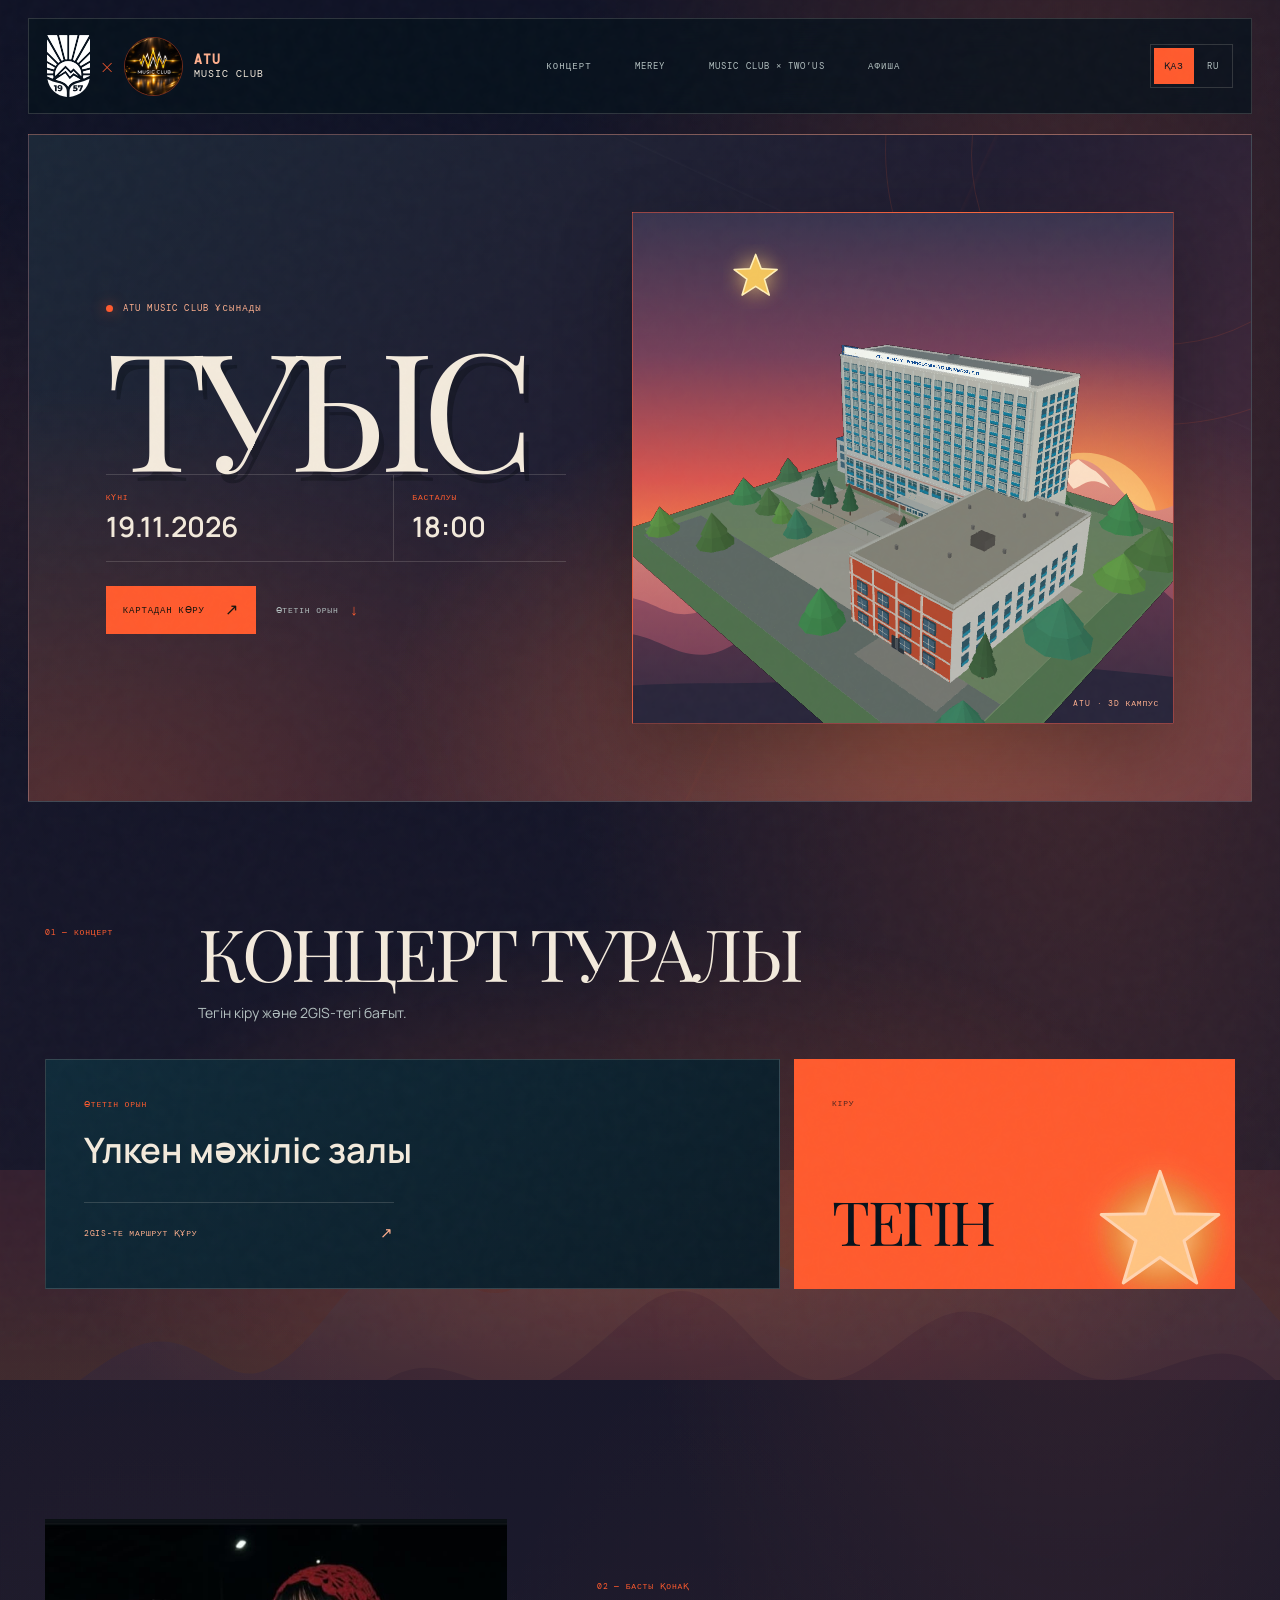
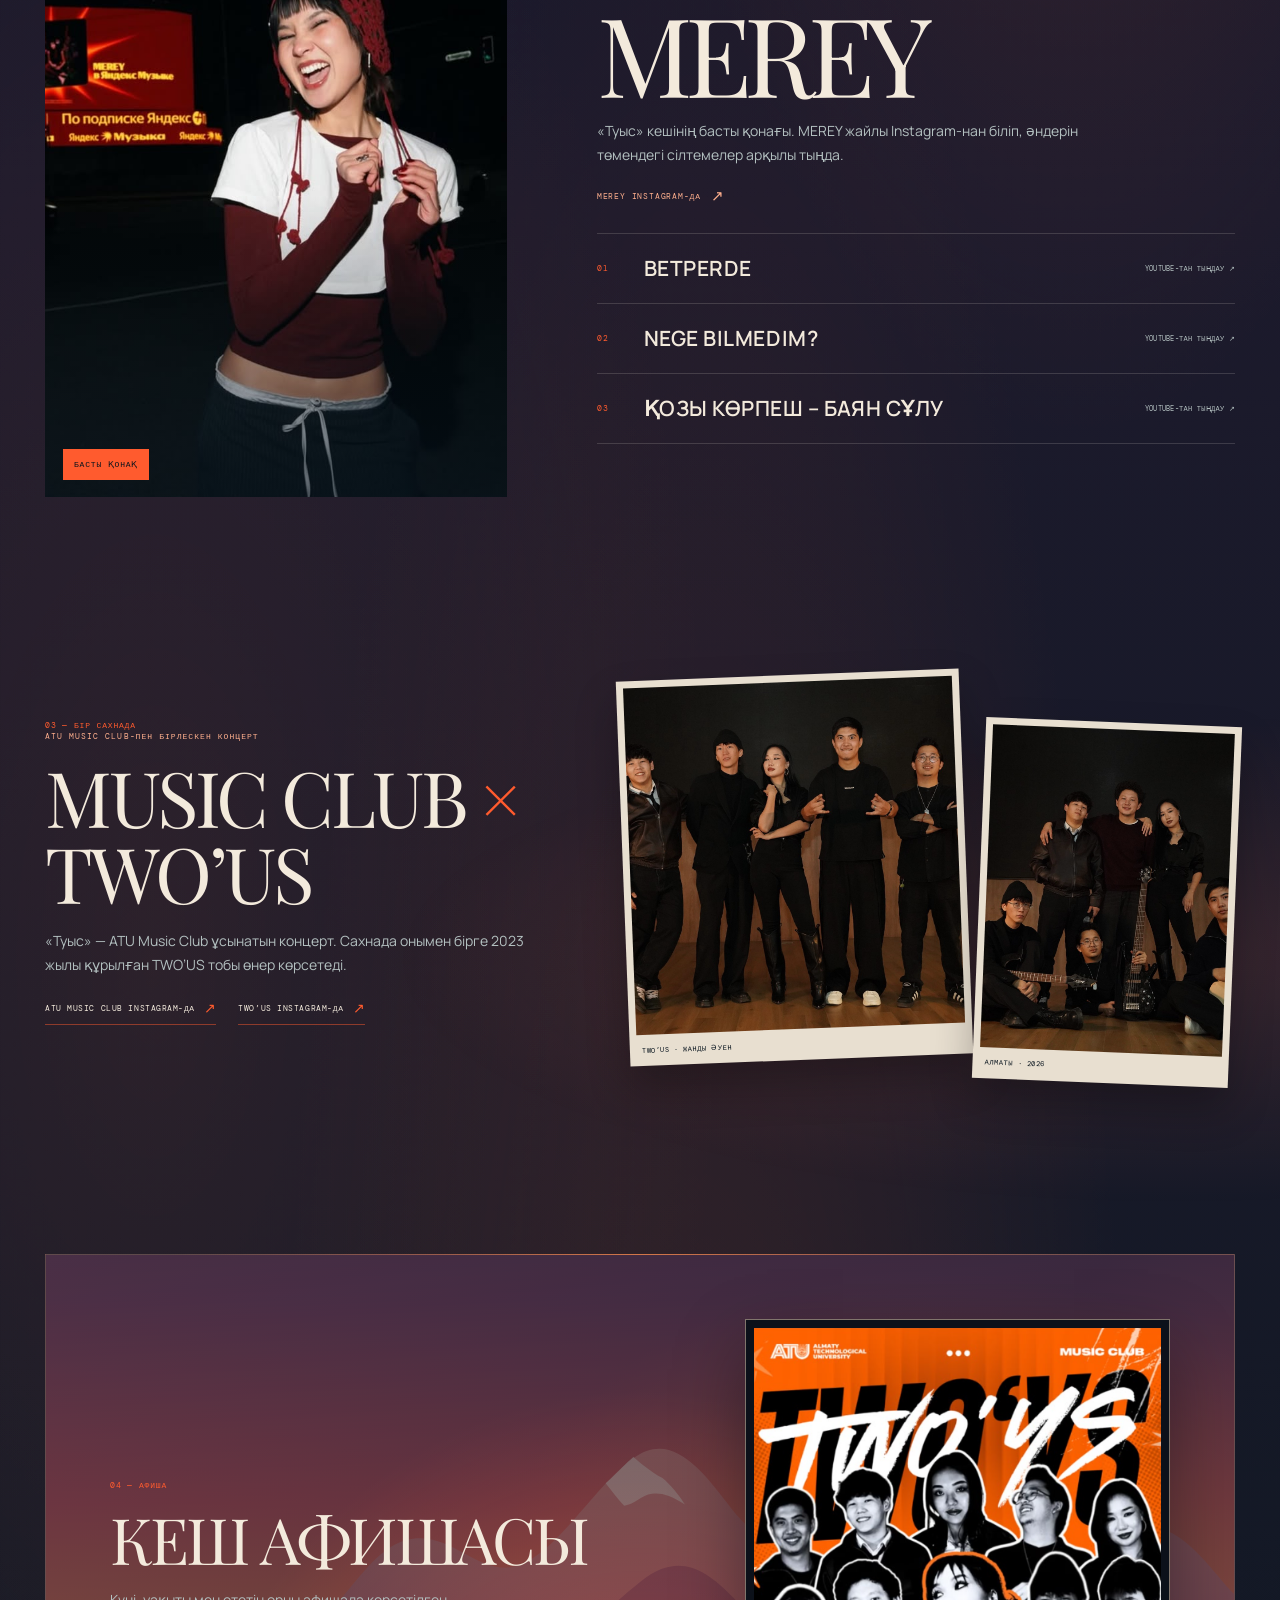
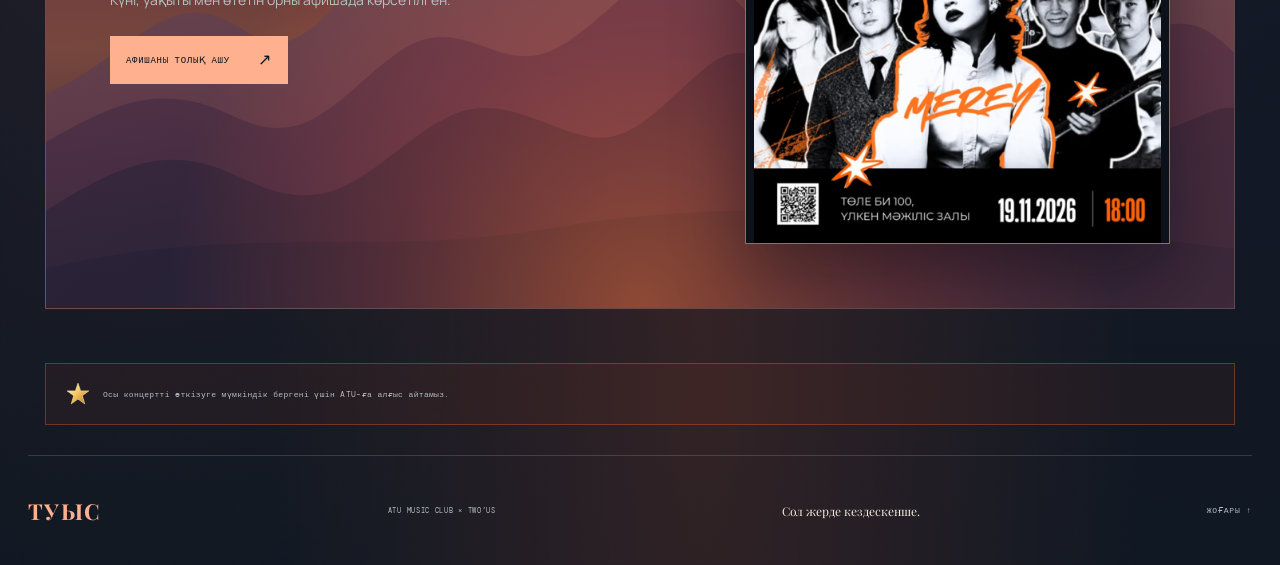
<file: index.html>
<!doctype html>
<html lang="kk">
<head>
  <meta charset="utf-8">
  <meta name="viewport" content="width=device-width, initial-scale=1">
  <meta name="theme-color" content="#19192a">
  <meta name="description" content="ATU Music Club Алматыда «ТУЫС» концертін ұсынады. TWO’US пен MEREY 19.11.2026 сағат 18:00-де өнер көрсетеді. Кіру тегін.">
  <title>ATU Music Club — ТУЫС, Алматыда</title>
  <meta property="og:type" content="website">
  <meta property="og:locale" content="kk_KZ">
  <meta property="og:site_name" content="ATU Music Club · ТУЫС">
  <meta property="og:title" content="ATU Music Club — ТУЫС">
  <meta property="og:description" content="19.11.2026, сағат 18:00. Үлкен мәжіліс залы, Алматы. Кіру тегін.">
  <meta property="og:url" content="https://kaimo-ki.github.io/almaty-rock-invite/">
  <meta property="og:image" content="https://kaimo-ki.github.io/almaty-rock-invite/assets/tuis-event-poster-2026-11-19.png">
  <meta property="og:image:alt" content="ТУЫС концерті: ATU Music Club, TWO’US және MEREY">
  <meta name="twitter:card" content="summary_large_image">
  <link rel="preconnect" href="https://fonts.googleapis.com">
  <link rel="preconnect" href="https://fonts.gstatic.com" crossorigin>
  <link href="https://fonts.googleapis.com/css2?family=DM+Mono:wght@400;500&family=Manrope:wght@400;500;600;700;800&family=Playfair+Display:wght@600;700;800&display=swap" rel="stylesheet">
  <link rel="stylesheet" href="./styles-sunset.css?v=tuis-3d-gold-star-20261110">
  <script src="./event-config.js?v=tuis-20261111-date" defer></script>
  <script src="./main.js?v=tuis-20261111-date" defer></script>
</head>
<body>
  <div class="grain" aria-hidden="true"></div>
  <header class="site-header" id="top">
    <div class="partner-lockup" aria-label="ATU және Music Club серіктестігі" data-i18n-aria="partnerAria">
      <a class="partner-logo atu-logo" href="https://atu.edu.kz/" target="_blank" rel="noopener noreferrer" aria-label="ATU сайтына өту" data-i18n-aria="atuLinkAria">
        <img src="./assets/atu-logo.svg" alt="Алматы технологиялық университетінің логотипі" data-i18n-alt="atuLogoAlt">
      </a>
      <span class="partner-x" aria-hidden="true">×</span>
      <a class="partner-logo club-logo" href="https://www.instagram.com/music_club_atu/" target="_blank" rel="noopener noreferrer" aria-label="ATU Music Club Instagram парақшасына өту" data-i18n-aria="clubLinkAria">
        <img src="./assets/music-club-logo.jpeg" alt="ATU Music Club логотипі" data-i18n-alt="clubLogoAlt">
      </a>
      <span class="partner-names"><strong>ATU</strong><span> MUSIC CLUB</span></span>
    </div>
    <nav class="main-nav" aria-label="Негізгі мәзір" data-i18n-aria="navAria">
      <a href="#concert" data-i18n="navConcert">КОНЦЕРТ</a>
      <a href="#merey">MEREY</a>
      <a href="#collab">MUSIC CLUB × TWO’US</a>
      <a href="#poster" data-i18n="navPoster">АФИША</a>
    </nav>
    <div class="lang-switch" role="group" aria-label="Бет тілі" data-i18n-aria="languageAria">
      <button type="button" data-language="kk" aria-pressed="true">ҚАЗ</button>
      <button type="button" data-language="ru" aria-pressed="false">RU</button>
    </div>
  </header>

  <main>
    <section class="hero" id="concert" aria-labelledby="hero-title">
      <div class="hero-copy">
        <p class="eyebrow"><span class="live-dot"></span><span data-i18n="heroEyebrow">ATU MUSIC CLUB ҰСЫНАДЫ</span></p>
        <h1 id="hero-title">ТУЫС</h1>
        <div class="hero-datetime">
          <div><span class="mono" data-i18n="dateLabel">КҮНІ</span><strong data-config="eventDate">19.11.2026</strong></div>
          <div><span class="mono" data-i18n="timeLabel">БАСТАЛУЫ</span><strong data-config="eventTime">18:00</strong></div>
        </div>
        <div class="hero-actions">
          <a class="button button-gold" data-map href="#venue"><span data-i18n="mapShort">КАРТАДАН КӨРУ</span><span aria-hidden="true">↗</span></a>
          <a class="text-action" href="#venue"><span data-i18n="venueJump">ӨТЕТІН ОРНЫ</span><span aria-hidden="true">↓</span></a>
        </div>
      </div>
      <div class="hero-visual">
        <div class="model-frame">
          <iframe class="campus-3d-view" src="./assets/atu-building-3d.html?v=tuis-3d-render-fix-20261110" title="ATU кампусының интерактивті 3D-моделі" data-i18n-title="modelTitle" loading="eager" scrolling="no" allowfullscreen></iframe>
          <span class="model-caption mono" data-i18n="modelCaption">ATU · 3D КАМПУС</span>
        </div>
      </div>
      <span class="hero-orbit orbit-one" aria-hidden="true"></span>
      <span class="hero-orbit orbit-two" aria-hidden="true"></span>
    </section>

    <section class="section event-section" id="venue" aria-labelledby="event-title">
      <div class="section-heading">
        <p class="section-index mono" data-i18n="eventIndex">01 — КОНЦЕРТ</p>
        <div>
          <h2 id="event-title" data-i18n="eventTitle">КЕШ ТУРАЛЫ</h2>
          <p class="section-intro" data-i18n="eventIntro">Тегін кіру және 2GIS-тегі бағыт.</p>
        </div>
      </div>
      <div class="event-info-grid">
        <article class="venue-card">
          <span class="card-kicker mono" data-i18n="venueLabel">ӨТЕТІН ОРЫН</span>
          <h3 data-config="venueName">Үлкен мәжіліс залы</h3>
          <a class="route-link" data-map-route href="#venue"><span data-i18n="routeLabel">2GIS-ТЕ МАРШРУТ ҚҰРУ</span><span aria-hidden="true">↗</span></a>
        </article>
        <article class="entry-card">
          <span class="card-kicker mono" data-i18n="entryLabel">КІРУ</span>
          <strong data-config="priceLabel">ТЕГІН</strong>
          <svg class="entry-star" viewBox="0 0 120 120" aria-hidden="true" focusable="false">
            <defs>
              <radialGradient id="entry-star-glow">
                <stop stop-color="#fff9dc" stop-opacity=".96" />
                <stop offset=".22" stop-color="#ffe9a5" stop-opacity=".88" />
                <stop offset=".68" stop-color="#d99c32" stop-opacity=".58" />
                <stop offset="1" stop-color="#b8761d" stop-opacity="0" />
              </radialGradient>
              <filter id="entry-star-blur"><feGaussianBlur stdDeviation="5" /></filter>
            </defs>
            <circle cx="60" cy="60" r="54" fill="url(#entry-star-glow)" filter="url(#entry-star-blur)" />
            <path d="M60 7 72.4 42.2 109 43 80 64.8 90.6 100 60 78.5 29.4 100 40 64.8 11 43 47.6 42.2Z" fill="#ffe29a" stroke="#fff6d6" stroke-width="2.5" stroke-linejoin="round" />
          </svg>
        </article>
      </div>
    </section>

    <section class="section merey-section" id="merey" aria-labelledby="merey-title">
      <div class="artist-photo-wrap">
        <img src="./assets/merey-portrait.jpeg" alt="MEREY концерт кешінде" data-i18n-alt="mereyPhotoAlt" loading="lazy">
        <span class="artist-photo-tag mono" data-i18n="headlinerTag">БАСТЫ ҚОНАҚ</span>
      </div>
      <div class="artist-copy">
        <p class="section-index mono" data-i18n="artistIndex">02 — БАСТЫ ҚОНАҚ</p>
        <h2 id="merey-title">MEREY</h2>
        <p class="artist-intro" data-i18n="artistIntro">«Туыс» кешінің хедлайнері. MEREY туралы Instagram-нан біліп, әндерін төмендегі сілтемелерден тыңда.</p>
        <a class="artist-link" href="https://www.instagram.com/mereythefairy/" target="_blank" rel="noopener noreferrer"><span data-i18n="artistInstagram">MEREY INSTAGRAM-ДА</span><span aria-hidden="true">↗</span></a>
        <div class="track-list">
          <a class="track-link" href="https://www.youtube.com/watch?v=d8fRGTq0TXA" target="_blank" rel="noopener noreferrer"><span class="track-number mono">01</span><strong>BETPERDE</strong><span data-i18n="listenLabel">YOUTUBE-ТАН ТЫҢДАУ ↗</span></a>
          <a class="track-link" href="https://www.youtube.com/watch?v=MngMBJC4SvE" target="_blank" rel="noopener noreferrer"><span class="track-number mono">02</span><strong>NEGE BILMEDIM?</strong><span data-i18n="listenLabel">YOUTUBE-ТАН ТЫҢДАУ ↗</span></a>
          <a class="track-link" href="https://www.youtube.com/watch?v=Qw_A6O9oDag" target="_blank" rel="noopener noreferrer"><span class="track-number mono">03</span><strong>ҚОЗЫ КӨРПЕШ – БАЯН СҰЛУ</strong><span data-i18n="listenLabel">YOUTUBE-ТАН ТЫҢДАУ ↗</span></a>
        </div>
      </div>
    </section>

    <section class="section collab-section" id="collab" aria-labelledby="collab-title">
      <div class="section-heading collab-heading">
        <p class="section-index mono" data-i18n="collabIndex">03 — БІР САХНАДА</p>
        <div>
          <p class="eyebrow small-eyebrow" data-i18n="collabEyebrow">ATU MUSIC CLUB-ПЕН БІРЛЕСКЕН КОНЦЕРТ</p>
          <h2 id="collab-title">MUSIC CLUB <span>×</span><br> TWO’US</h2>
          <p class="section-intro band-story" data-i18n="bandStory">«Туыс» — ATU Music Club ұсынатын концерт. Сахнада онымен бірге 2023 жылы құрылған TWO’US тобы өнер көрсетеді.</p>
          <div class="social-links">
            <a href="https://www.instagram.com/music_club_atu/" target="_blank" rel="noopener noreferrer"><span data-i18n="clubInstagram">ATU MUSIC CLUB INSTAGRAM-ДА</span><span aria-hidden="true">↗</span></a>
            <a href="https://www.instagram.com/2two.ys/" target="_blank" rel="noopener noreferrer"><span data-i18n="bandInstagram">TWO’US INSTAGRAM-ДА</span><span aria-hidden="true">↗</span></a>
          </div>
        </div>
      </div>
      <div class="band-gallery">
        <figure class="band-photo band-photo-main"><img src="./assets/two-us-group.jpg" alt="TWO’US тобының мүшелері" data-i18n-alt="bandPhotoAlt" loading="lazy"><figcaption class="mono" data-i18n="bandCaptionOne">TWO’US · ЖАНДЫ ӘН</figcaption></figure>
        <figure class="band-photo band-photo-secondary"><img src="./assets/two-us-portrait.jpg" alt="TWO’US қатысушылары бірге" data-i18n-alt="bandPhotoAltTwo" loading="lazy"><figcaption class="mono" data-i18n="bandCaptionTwo">АЛМАТЫ · 2026</figcaption></figure>
      </div>
    </section>

    <section class="event-poster-section" id="poster" aria-labelledby="poster-title">
      <div class="poster-copy">
        <p class="section-index mono" data-i18n="posterIndex">04 — АФИША</p>
        <h2 id="poster-title" data-i18n="posterTitle">КЕШ АФИШАСЫ</h2>
        <p class="poster-intro" data-i18n="posterIntro">Күні, уақыты мен өтетін орны афишада көрсетілген.</p>
        <a class="poster-open" href="./assets/tuis-event-poster-2026-11-19.png" target="_blank" rel="noopener noreferrer" data-i18n-aria="posterLinkAria">
          <span data-i18n="posterOpen">АФИШАНЫ ТОЛЫҚ АШУ</span><span aria-hidden="true">↗</span>
        </a>
      </div>
      <a class="event-poster-image" href="./assets/tuis-event-poster-2026-11-19.png" target="_blank" rel="noopener noreferrer" data-i18n-aria="posterLinkAria">
        <img src="./assets/tuis-event-poster-2026-11-19.png" alt="ATU Music Club, TWO’US және MEREY қатысатын «ТУЫС» концерті афишасы" data-i18n-alt="posterAlt" loading="lazy" decoding="async">
      </a>
    </section>

    <section class="thanks-note" id="thanks-note" aria-live="polite">
      <svg class="thanks-star" viewBox="0 0 100 100" width="24" height="24" aria-hidden="true" focusable="false">
        <defs>
          <linearGradient id="thanks-star-gold" x1="0" y1="0" x2="1" y2="1">
            <stop stop-color="#fff4c5" />
            <stop offset=".48" stop-color="#f5c65d" />
            <stop offset="1" stop-color="#b8761d" />
          </linearGradient>
        </defs>
        <path d="M50 5 61 37 95 37 68 57 78 91 50 71 22 91 32 57 5 37 39 37Z" fill="url(#thanks-star-gold)" stroke="#ffe8a4" stroke-width="2.5" stroke-linejoin="round" />
      </svg>
      <p class="mono" data-i18n="thanksText">Осы кешті өткізуге мүмкіндік бергені үшін ATU-ға алғыс айтамыз.</p>
    </section>
  </main>

  <footer class="site-footer">
    <span class="footer-title">ТУЫС</span>
    <span class="footer-partners mono">ATU MUSIC CLUB × TWO’US</span>
    <p data-i18n="footerNote">Сол жерде кездескенше.</p>
    <a class="to-top mono" href="#top" data-i18n="toTop">ЖОҒАРЫ ↑</a>
  </footer>
  <div class="toast" role="status" aria-live="polite"></div>
</body>
</html>
</file>
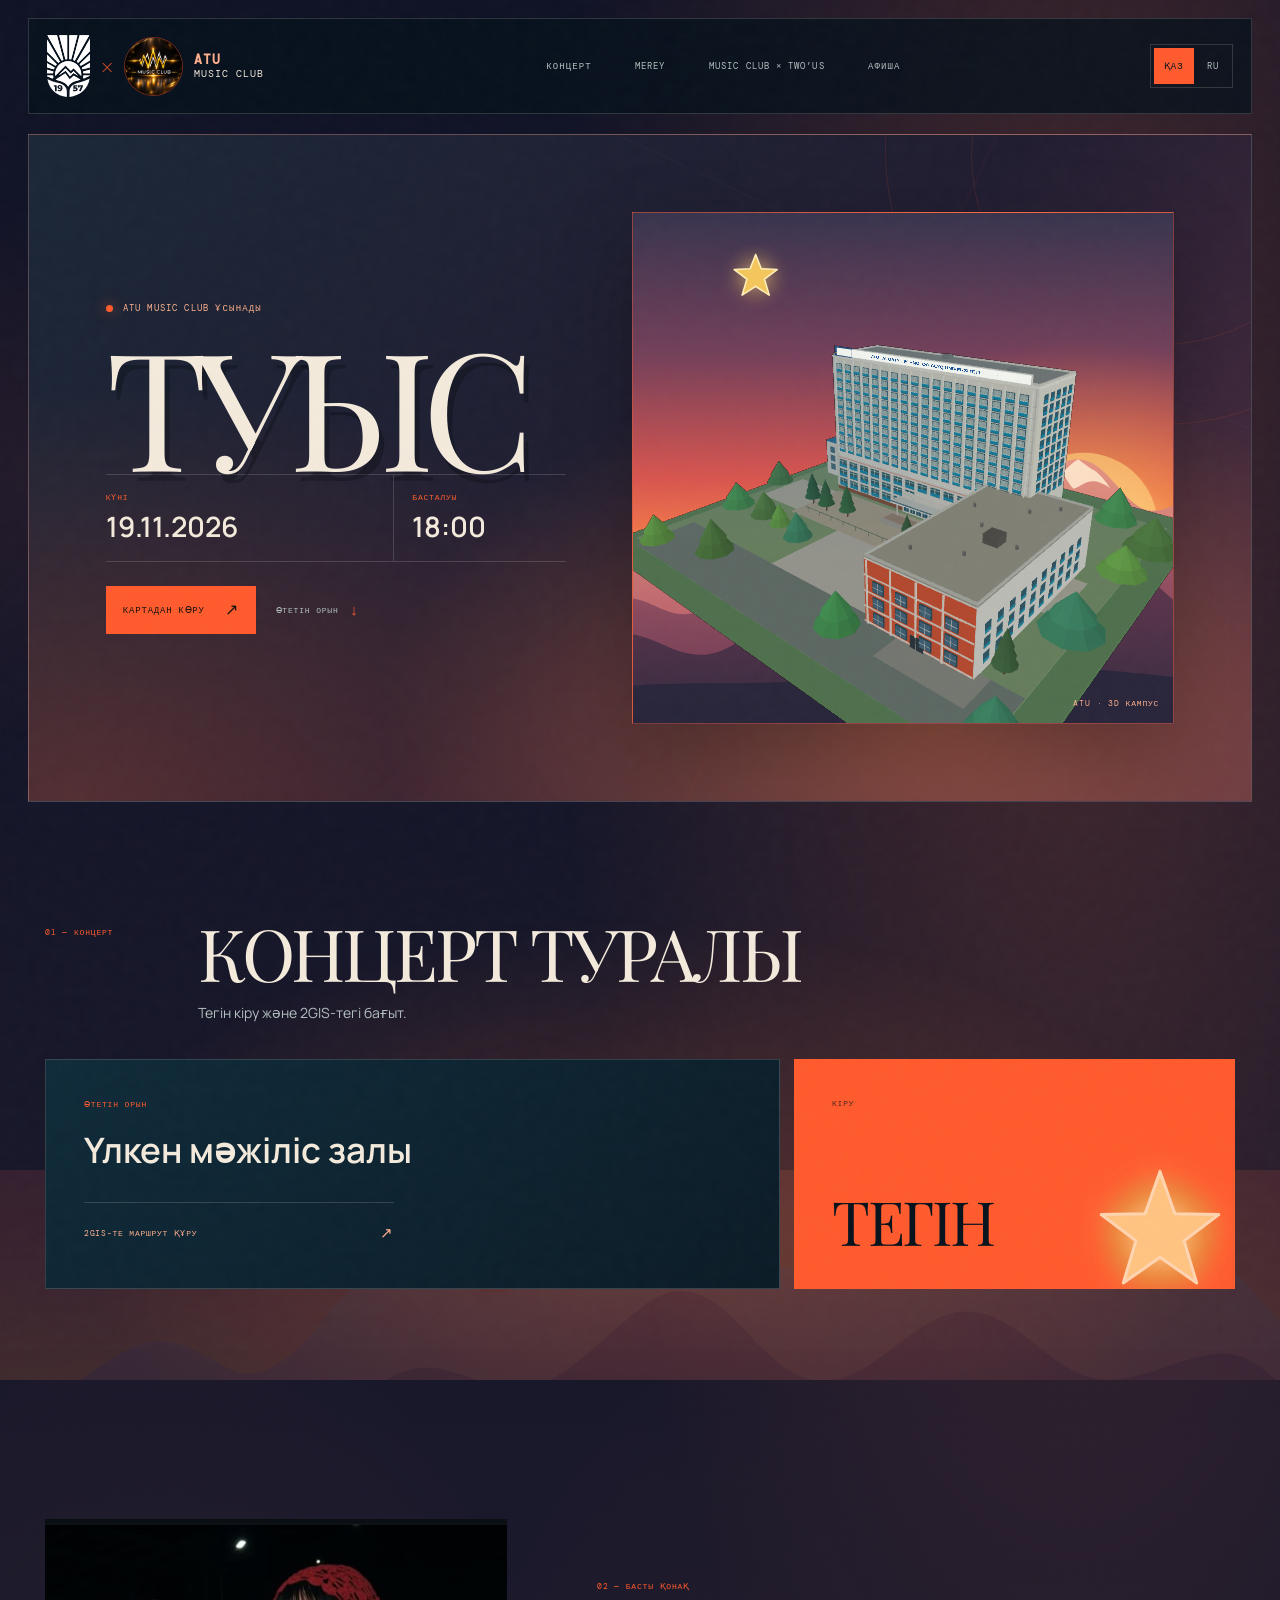
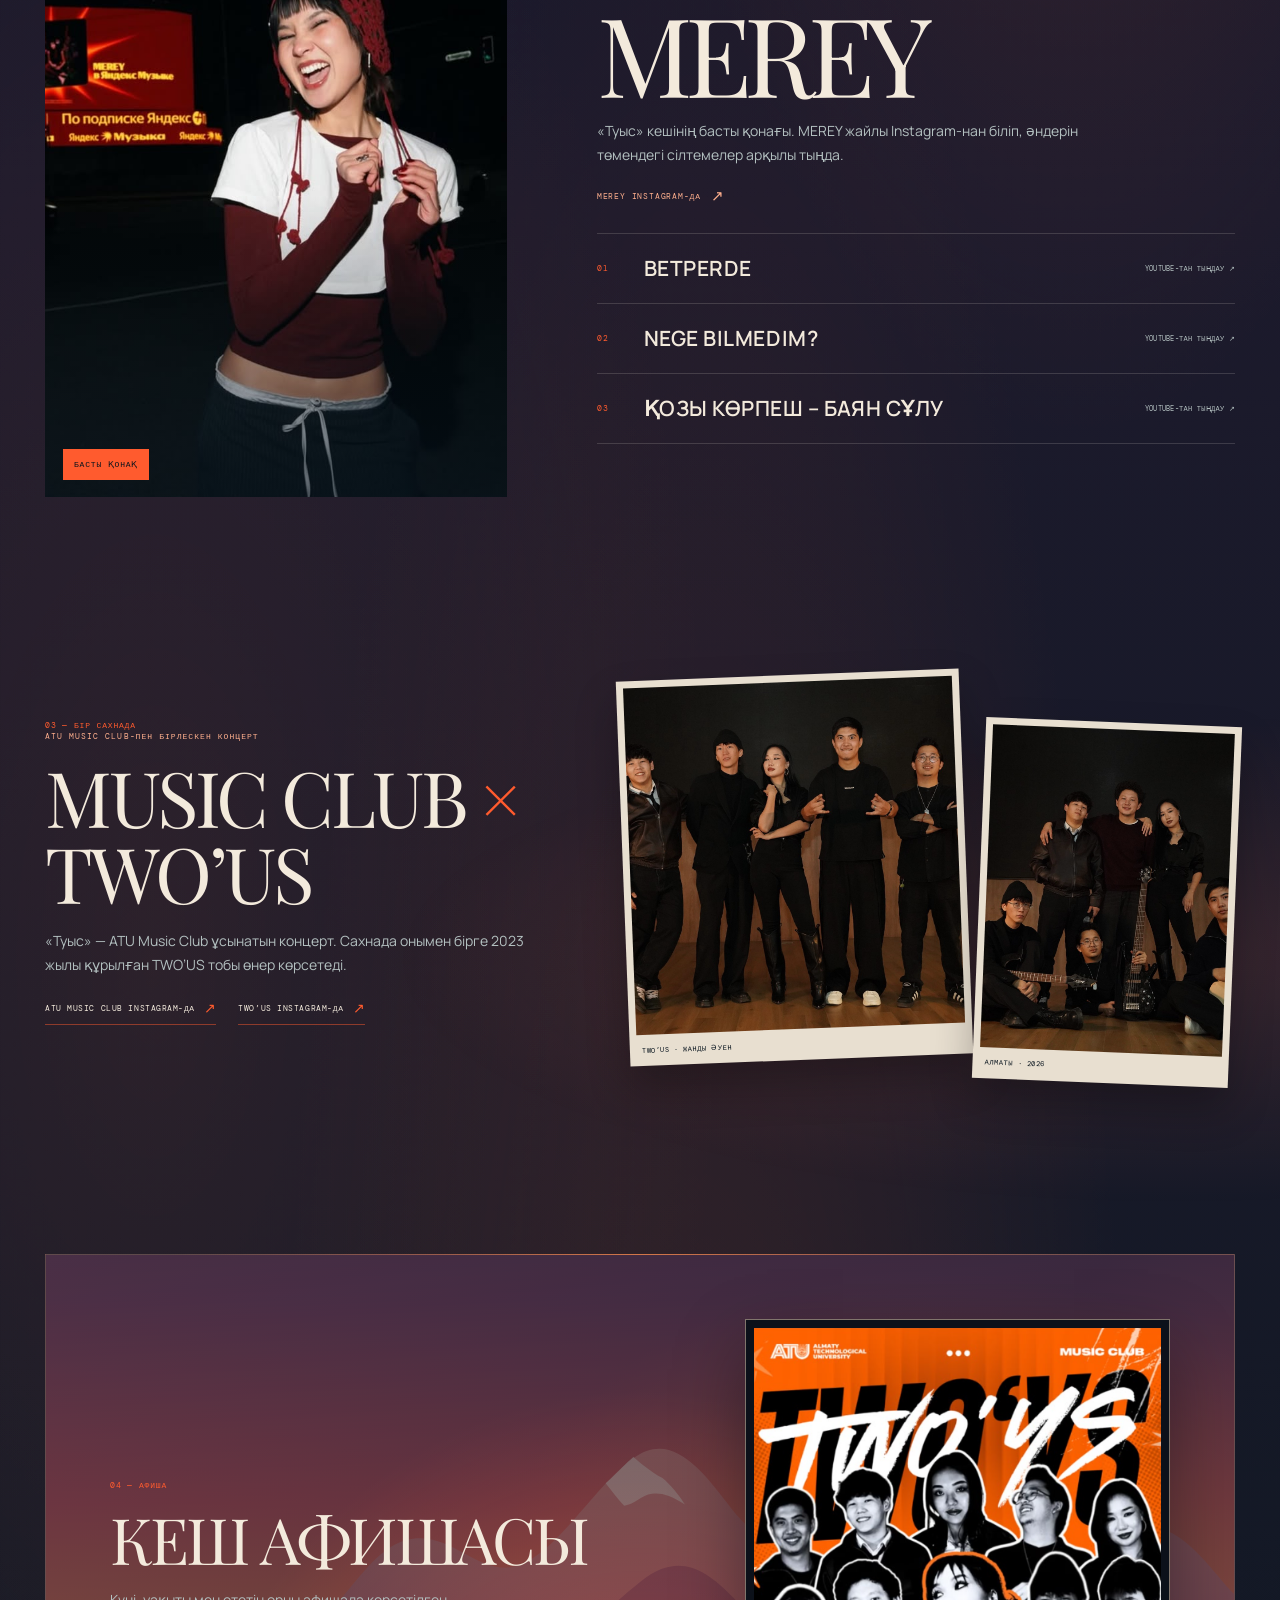
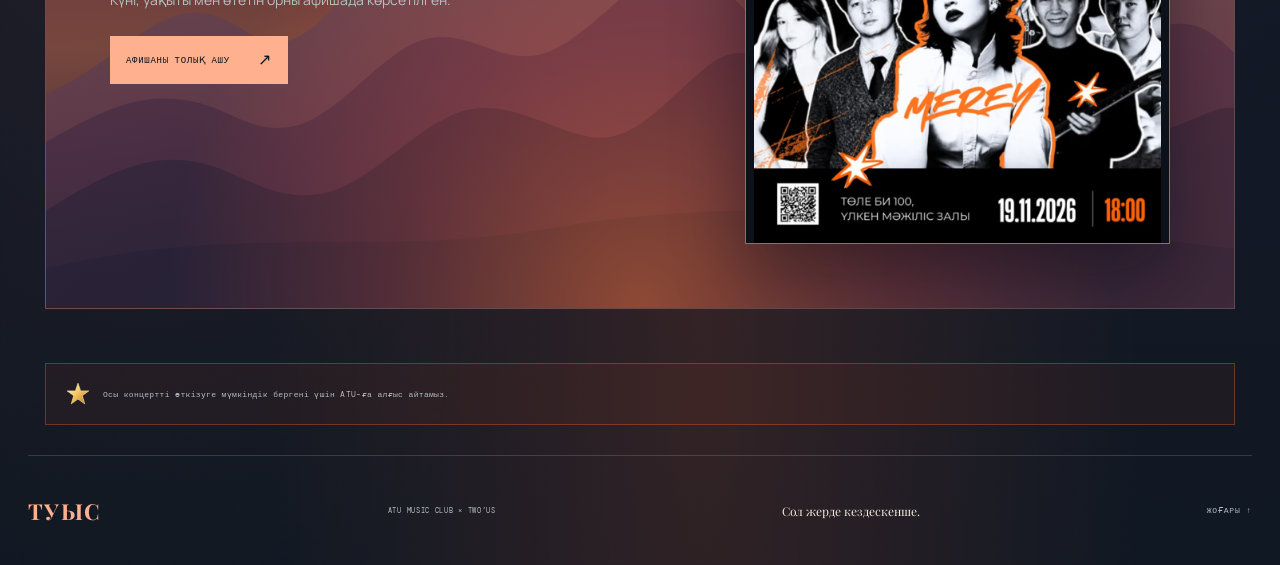
<file: without-thanks.html>
<!doctype html>
<html lang="kk">
<head>
  <meta charset="utf-8">
  <meta name="viewport" content="width=device-width, initial-scale=1">
  <link rel="canonical" href="https://kaimo-ki.github.io/almaty-rock-invite/">
  <meta http-equiv="refresh" content="0; url=./">
  <title>ТУЫС — ATU Music Club</title>
  <script>window.location.replace("./");</script>
</head>
<body>
  <p>Сайттың негізгі нұсқасына өтіңіз: <a href="./">ТУЫС — ATU Music Club</a></p>
</body>
</html>
</file>
<file: styles-sunset.css>
:root {
  color-scheme: dark;
  --ink: #07131d;
  --ink-soft: #0d202d;
  --panel: #102633;
  --cream: #f3eadc;
  --cream-dim: #b3c0c0;
  --gold: #ff5b2e;
  --gold-light: #ffb08e;
  --line: rgba(243, 234, 220, .16);
  --body: "Manrope", Arial, sans-serif;
  --display: "Playfair Display", Georgia, serif;
  --mono: "DM Mono", "Courier New", monospace;
}

* { box-sizing: border-box; }
html { scroll-behavior: smooth; scroll-padding-top: 110px; }
body {
  margin: 0;
  min-width: 320px;
  color: var(--cream);
  background:
    radial-gradient(ellipse at 84% 12%, rgba(255, 113, 69, .2), transparent 34%),
    radial-gradient(ellipse at 55% 94%, rgba(255, 99, 52, .14), transparent 44%),
    radial-gradient(ellipse at 12% 68%, rgba(255, 113, 69, .09), transparent 36%),
    linear-gradient(180deg, #101326 0%, #1c1a2c 48%, #101823 100%);
  font: 15px/1.6 var(--body);
  overflow-x: hidden;
}
body::before {
  position: fixed;
  inset: 0;
  z-index: -1;
  content: "";
  background: radial-gradient(ellipse at 7% 52%, rgba(255, 111, 77, .075), transparent 42%);
  pointer-events: none;
}
a { color: inherit; text-decoration: none; }
img { display: block; max-width: 100%; }
button, a { -webkit-tap-highlight-color: transparent; }
button:focus-visible, a:focus-visible, .campus-3d-view:focus-visible {
  outline: 2px solid var(--gold-light);
  outline-offset: 4px;
}
.mono { font-family: var(--mono); letter-spacing: .1em; }
.grain {
  position: fixed;
  inset: -50%;
  z-index: 15;
  pointer-events: none;
  opacity: .035;
  background-image: url("data:image/svg+xml,%3Csvg viewBox='0 0 180 180' xmlns='http://www.w3.org/2000/svg'%3E%3Cfilter id='n'%3E%3CfeTurbulence type='fractalNoise' baseFrequency='.82' numOctaves='3' stitchTiles='stitch'/%3E%3C/filter%3E%3Crect width='100%25' height='100%25' filter='url(%23n)' opacity='.6'/%3E%3C/svg%3E");
}

.site-header {
  position: relative;
  z-index: 10;
  width: min(1380px, calc(100% - 56px));
  min-height: 96px;
  margin: 18px auto 0;
  padding: 12px 18px;
  display: grid;
  grid-template-columns: minmax(250px, auto) 1fr auto;
  align-items: center;
  gap: 22px;
  border: 1px solid var(--line);
  background: rgba(7, 19, 29, .78);
  backdrop-filter: blur(18px);
}
.partner-lockup { display: flex; align-items: center; gap: 11px; min-width: 0; }
.partner-logo { flex: 0 0 auto; display: grid; place-items: center; }
.atu-logo { width: 43px; height: 66px; }
.atu-logo img { width: 100%; height: 100%; object-fit: contain; }
.club-logo { width: 59px; height: 59px; overflow: hidden; border: 1px solid rgba(255, 91, 46, .44); border-radius: 50%; background: #05070a; }
.club-logo img { width: 100%; height: 100%; object-fit: cover; }
.partner-x { color: var(--gold); font: 24px/1 var(--display); }
.partner-names { display: flex; flex-direction: column; color: var(--cream); font: 10px/1.2 var(--mono); letter-spacing: .1em; }
.partner-names strong { font-size: 13px; color: var(--gold-light); }
.main-nav { display: flex; align-items: center; justify-content: center; gap: clamp(18px, 3.4vw, 48px); }
.main-nav a, .lang-switch button {
  color: var(--cream-dim);
  font: 9px var(--mono);
  letter-spacing: .12em;
  transition: color .2s ease, background .2s ease;
}
.main-nav a:hover { color: var(--gold-light); }
.lang-switch { display: inline-flex; gap: 3px; padding: 3px; border: 1px solid var(--line); }
.lang-switch button { min-height: 36px; padding: 0 10px; border: 0; background: transparent; cursor: pointer; }
.lang-switch button[aria-pressed="true"] { color: var(--ink); background: var(--gold); }

.hero {
  position: relative;
  isolation: isolate;
  overflow: hidden;
  width: min(1380px, calc(100% - 56px));
  min-height: 610px;
  margin: 20px auto 0;
  padding: clamp(38px, 6vw, 82px);
  display: grid;
  grid-template-columns: minmax(0, .92fr) minmax(0, 1.08fr);
  align-items: center;
  gap: clamp(24px, 5vw, 70px);
  border: 1px solid rgba(243, 234, 220, .18);
  background:
    radial-gradient(ellipse at 74% 87%, rgba(255, 130, 70, .42), transparent 43%),
    radial-gradient(ellipse at 4% 100%, rgba(255, 94, 47, .23), transparent 44%),
    linear-gradient(135deg, #1b2737 0%, #211d31 53%, #563142 100%);
}
.hero::before {
  position: absolute;
  inset: 0;
  z-index: -1;
  content: "";
  opacity: .32;
  background-image: linear-gradient(115deg, transparent 0 63%, rgba(255, 91, 46, .1) 63.1%, transparent 63.4%),
    linear-gradient(25deg, transparent 0 76%, rgba(255, 255, 255, .06) 76.1%, transparent 76.3%);
}
.hero-copy { position: relative; z-index: 2; max-width: 580px; }
.eyebrow { display: flex; align-items: center; gap: 10px; margin: 0 0 22px; color: var(--gold-light); font: 9px var(--mono); letter-spacing: .13em; }
.live-dot { width: 7px; height: 7px; border-radius: 50%; background: var(--gold); box-shadow: 0 0 14px rgba(255, 91, 46, .7); }
.hero h1 { margin: 0; color: var(--cream); font: clamp(88px, 13vw, 164px)/.84 var(--display); letter-spacing: -.075em; text-shadow: 5px 9px 0 rgba(3, 8, 12, .28); }
.hero-datetime { display: grid; grid-template-columns: 1.25fr .75fr; max-width: 460px; border-top: 1px solid var(--line); border-bottom: 1px solid var(--line); }
.hero-datetime > div { padding: 16px 15px 17px 0; }
.hero-datetime > div + div { padding-left: 18px; border-left: 1px solid var(--line); }
.hero-datetime span { display: block; margin-bottom: 5px; color: var(--gold); font-size: 8px; }
.hero-datetime strong { display: block; color: var(--cream); font: 600 clamp(19px, 2.4vw, 28px)/1.25 var(--body); }
.hero-actions { display: flex; align-items: center; flex-wrap: wrap; gap: 20px; margin-top: 24px; }
.button { min-height: 48px; display: inline-flex; align-items: center; justify-content: center; gap: 20px; padding: 0 17px; font: 9px var(--mono); letter-spacing: .09em; transition: transform .2s ease, background .2s ease; }
.button:hover { transform: translateY(-2px); }
.button-gold { color: #17150f; background: var(--gold); }
.button-gold:hover { background: var(--gold-light); }
.button span:last-child { font-size: 16px; }
.text-action { display: inline-flex; align-items: center; gap: 11px; color: var(--cream-dim); font: 8px var(--mono); letter-spacing: .1em; }
.text-action span:last-child { color: var(--gold); font-size: 15px; }
.hero-visual { position: relative; z-index: 1; min-width: 0; }
.model-frame {
  position: relative;
  overflow: hidden;
  min-height: 430px;
  border: 1px solid rgba(255, 91, 46, .35);
  background: radial-gradient(ellipse at 67% 75%, #ff9c4b 0%, #ed6544 28%, #713f57 62%, #302b43 100%);
  box-shadow: 0 28px 70px rgba(0, 0, 0, .25);
}
.model-frame::before {
  position: absolute;
  inset: 0;
  z-index: 0;
  content: "";
  background: url("./assets/alatau-sunset-range-v3.svg?v=tuis-gold-five-point-20261110") center center / cover no-repeat;
  opacity: 1;
  pointer-events: none;
}
.campus-3d-view { position: relative; z-index: 1; display: block; width: 100%; height: clamp(360px, 42vw, 510px); border: 0; background: transparent; }
.model-caption { position: absolute; right: 14px; bottom: 13px; z-index: 2; color: var(--gold-light); font-size: 8px; }
.hero-orbit { position: absolute; z-index: -1; border: 1px solid rgba(255, 91, 46, .13); border-radius: 50%; pointer-events: none; }
.orbit-one { width: 380px; height: 380px; right: -100px; top: -170px; }
.orbit-two { width: 550px; height: 550px; right: -184px; top: -260px; }

.section { width: min(1190px, calc(100% - 72px)); margin: 0 auto; padding: clamp(74px, 9vw, 118px) 0; }
.event-section { position: relative; isolation: isolate; }
.event-section::before {
  position: absolute;
  z-index: -1;
  inset: 8% -8vw 4%;
  content: "";
  background: radial-gradient(ellipse at 50% 70%, rgba(255, 113, 57, .24), transparent 58%);
  pointer-events: none;
}
.event-section::after {
  position: absolute;
  z-index: -1;
  left: 50%;
  bottom: 4%;
  width: 100vw;
  height: 210px;
  content: "";
  transform: translateX(-50%);
  background: url("./assets/alatau-sunset-range-v3.svg") center 60% / cover no-repeat;
  opacity: .17;
  pointer-events: none;
}
.section-heading { display: grid; grid-template-columns: 125px 1fr; gap: 28px; align-items: start; margin-bottom: 34px; }
.section-index { margin: 9px 0 0; color: var(--gold); font-size: 8px; }
.section h2 { margin: 0; color: var(--cream); font: clamp(39px, 6vw, 72px)/.98 var(--display); letter-spacing: -.045em; }
.section-intro { max-width: 570px; margin: 15px 0 0; color: var(--cream-dim); font-size: 14px; }
.event-info-grid { display: grid; grid-template-columns: 1.25fr .75fr; gap: 14px; }
.venue-card, .entry-card { position: relative; min-height: 230px; overflow: hidden; padding: clamp(23px, 3.4vw, 38px); }
.venue-card { display: flex; flex-direction: column; align-items: flex-start; border: 1px solid var(--line); background: linear-gradient(140deg, #102b3a, #0c1c27); }
.card-kicker { color: var(--gold); font-size: 8px; }
.venue-card h3 { margin: 20px 0 3px; color: var(--cream); font: 600 clamp(24px, 3vw, 35px)/1.12 var(--body); }
.venue-card p { margin: 7px 0 20px; color: var(--cream-dim); font-size: 13px; }
.route-link { width: 100%; max-width: 310px; min-height: 48px; margin-top: auto; padding-top: 14px; display: flex; align-items: center; justify-content: space-between; gap: 14px; border-top: 1px solid var(--line); color: var(--gold-light); font: 8px var(--mono); letter-spacing: .09em; }
.route-link span:last-child { font-size: 15px; }
.entry-card { display: flex; flex-direction: column; justify-content: space-between; color: var(--ink); background: var(--gold); }
.entry-card .card-kicker { color: rgba(7, 19, 29, .7); }
.entry-card strong { position: relative; z-index: 1; font: clamp(36px, 5vw, 61px)/1 var(--display); letter-spacing: -.04em; }
.entry-star { position: absolute; right: 3px; bottom: -18px; width: clamp(102px, 12vw, 144px); height: auto; opacity: .78; filter: drop-shadow(0 0 14px rgba(255, 235, 158, .52)); pointer-events: none; }

.merey-section { display: grid; grid-template-columns: minmax(260px, .84fr) minmax(0, 1.16fr); align-items: center; gap: clamp(38px, 7vw, 90px); }
.artist-photo-wrap { position: relative; overflow: hidden; min-height: 470px; max-height: 600px; aspect-ratio: 4 / 5; background: #161a1b; }
.artist-photo-wrap::after { position: absolute; inset: 48% 0 0; content: ""; background: linear-gradient(180deg, transparent, rgba(7, 19, 29, .58)); pointer-events: none; }
.artist-photo-wrap img { width: 100%; height: 100%; min-height: 470px; object-fit: cover; object-position: 73% center; }
.artist-photo-tag { position: absolute; z-index: 2; left: 18px; bottom: 17px; padding: 9px 11px; color: var(--ink); background: var(--gold); font-size: 8px; }
.artist-copy { min-width: 0; }
.artist-copy h2 { margin: 8px 0 13px; font: clamp(64px, 9vw, 110px)/.95 var(--display); letter-spacing: -.07em; }
.artist-intro { max-width: 500px; margin: 0; color: var(--cream-dim); font-size: 14px; line-height: 1.7; }
.artist-link { display: inline-flex; align-items: center; gap: 10px; margin: 20px 0 27px; color: var(--gold-light); font: 8px var(--mono); letter-spacing: .1em; }
.artist-link span:last-child { font-size: 15px; }
.track-list { border-top: 1px solid var(--line); }
.track-link { min-height: 70px; display: grid; grid-template-columns: 34px minmax(0, 1fr) auto; align-items: center; gap: 13px; border-bottom: 1px solid var(--line); transition: color .18s ease; }
.track-link:hover { color: var(--gold-light); }
.track-number { color: var(--gold); font-size: 8px; }
.track-link strong { min-width: 0; font: 600 clamp(15px, 1.7vw, 21px)/1.2 var(--body); letter-spacing: .025em; }
.track-link > span:last-child { color: var(--cream-dim); font: 7px var(--mono); letter-spacing: .04em; text-align: right; }

.collab-section { display: grid; grid-template-columns: minmax(0, .9fr) minmax(0, 1.1fr); align-items: center; gap: clamp(34px, 6vw, 78px); padding-top: 40px; }
.collab-section { position: relative; isolation: isolate; }
.collab-section::before { position: absolute; z-index: -1; inset: -8% -10vw; content: ""; background: radial-gradient(ellipse at 87% 58%, rgba(246, 112, 79, .14), transparent 44%); pointer-events: none; }
.collab-heading { grid-template-columns: 1fr; gap: 0; margin: 0; }
.small-eyebrow { margin-bottom: 18px; font-size: 8px; }
.collab-section h2 { font: clamp(42px, 6vw, 77px)/.98 var(--display); overflow-wrap: anywhere; }
.collab-section h2 span { color: var(--gold); }
.band-story { max-width: 500px; margin-top: 19px; font-size: 14px; line-height: 1.72; }
.social-links { display: flex; flex-wrap: wrap; gap: 12px 22px; margin-top: 22px; }
.social-links a { display: inline-flex; align-items: center; gap: 9px; padding-bottom: 7px; border-bottom: 1px solid rgba(255, 91, 46, .48); color: var(--cream); font: 8px var(--mono); letter-spacing: .07em; }
.social-links a span:last-child { color: var(--gold); font-size: 14px; }
.band-gallery { min-width: 0; display: grid; grid-template-columns: 1.1fr .82fr; align-items: center; gap: 13px; }
.band-photo { position: relative; overflow: hidden; margin: 0; padding: 7px 7px 0; color: var(--ink); background: #e8dfd0; box-shadow: 0 22px 42px rgba(0, 0, 0, .28); }
.band-photo-main { transform: rotate(-2.2deg); }
.band-photo-secondary { margin-top: 70px; transform: rotate(2.3deg); }
.band-photo img { width: 100%; aspect-ratio: .95 / 1; object-fit: cover; object-position: center 38%; filter: saturate(.85); }
.band-photo-secondary img { aspect-ratio: .75 / 1; object-position: center 40%; }
.band-photo figcaption { min-height: 31px; display: flex; align-items: center; padding: 0 5px; font-size: 7px; letter-spacing: .08em; }

.event-poster-section {
  position: relative;
  isolation: isolate;
  overflow: hidden;
  width: min(1190px, calc(100% - 72px));
  margin: clamp(20px, 5vw, 56px) auto 54px;
  padding: clamp(28px, 5vw, 64px);
  display: grid;
  grid-template-columns: minmax(0, 1fr) minmax(240px, .76fr);
  align-items: center;
  gap: clamp(28px, 6vw, 76px);
  border: 1px solid rgba(255, 194, 140, .25);
  background:
    radial-gradient(ellipse at 50% 100%, rgba(255, 116, 49, .72) 0%, rgba(247, 90, 64, .32) 30%, transparent 56%),
    linear-gradient(135deg, #39283d 0%, #211d31 58%, #482b3a 100%);
}
.event-poster-section::before {
  position: absolute;
  z-index: -1;
  inset: 0;
  content: "";
  background: url("./assets/alatau-sunset-range-v3.svg") center bottom / cover no-repeat;
  opacity: .34;
  pointer-events: none;
}
.poster-copy { position: relative; z-index: 1; max-width: 490px; }
.poster-copy .section-index { margin: 0 0 15px; }
.poster-copy h2 { margin: 0; color: var(--cream); font: clamp(38px, 5vw, 66px)/1 var(--display); letter-spacing: -.045em; }
.poster-intro { max-width: 430px; margin: 18px 0 24px; color: var(--cream-dim); font-size: 14px; }
.poster-open { min-height: 48px; display: inline-flex; align-items: center; justify-content: space-between; gap: 28px; padding: 0 16px; color: var(--ink); background: var(--gold-light); font: 9px var(--mono); letter-spacing: .08em; transition: background .2s ease, transform .2s ease; }
.poster-open:hover { background: #ffd0a8; transform: translateY(-2px); }
.poster-open span:last-child { font-size: 16px; }
.event-poster-image { position: relative; z-index: 1; display: block; width: min(100%, 430px); justify-self: center; padding: 8px 8px 0; border: 1px solid rgba(255, 226, 197, .48); background: #0c111a; box-shadow: 0 28px 64px rgba(4, 5, 12, .38); transition: transform .25s ease, box-shadow .25s ease; }
.event-poster-image:hover { transform: translateY(-4px); box-shadow: 0 34px 72px rgba(4, 5, 12, .46); }
.event-poster-image img { width: 100%; height: auto; }

.thanks-note { width: min(1190px, calc(100% - 72px)); margin: 0 auto 30px; padding: 18px 20px; display: flex; align-items: center; gap: 13px; border: 1px solid rgba(255, 91, 46, .38); background: rgba(255, 91, 46, .06); }
.thanks-star { color: var(--gold); font-size: 22px; }
.thanks-note p { margin: 0; color: var(--cream-dim); font: 8px/1.65 var(--mono); letter-spacing: .04em; }
.site-footer { width: min(1380px, calc(100% - 56px)); min-height: 110px; margin: 0 auto; padding: 20px 0; display: flex; align-items: center; justify-content: space-between; gap: 18px; border-top: 1px solid var(--line); }
.footer-title { color: var(--gold-light); font: 700 22px var(--display); letter-spacing: .06em; }
.footer-partners { color: var(--cream-dim); font-size: 7px; }
.site-footer p { margin: 0; color: var(--cream); font: 12px var(--display); }
.to-top { color: var(--cream-dim); font-size: 8px; }
.to-top:hover { color: var(--gold-light); }
.toast { position: fixed; z-index: 30; left: 50%; bottom: 20px; max-width: calc(100% - 32px); padding: 12px 16px; color: var(--cream); background: #132b38; border: 1px solid var(--line); opacity: 0; transform: translate(-50%, 12px); transition: opacity .2s ease, transform .2s ease; pointer-events: none; font-size: 12px; }
.toast.is-visible { opacity: 1; transform: translate(-50%, 0); }

@media (max-width: 1000px) {
  .site-header { grid-template-columns: minmax(220px, auto) 1fr auto; gap: 12px; padding-inline: 13px; }
  .partner-lockup { gap: 7px; }
  .main-nav { gap: 17px; }
  .main-nav a { font-size: 8px; }
  .hero { padding: 42px; grid-template-columns: minmax(0, .95fr) minmax(0, 1.05fr); }
  .model-frame { min-height: 370px; }
  .campus-3d-view { height: 400px; }
  .section { width: min(calc(100% - 52px), 1190px); }
  .merey-section { gap: 36px; }
  .artist-photo-wrap, .artist-photo-wrap img { min-height: 400px; }
  .collab-section { gap: 30px; }
}

@media (max-width: 760px) {
  .site-header { width: calc(100% - 24px); min-height: 0; margin-top: 12px; padding: 10px 12px 0; grid-template-columns: 1fr auto; grid-template-areas: "logos language" "nav nav"; gap: 8px; }
  .partner-lockup { grid-area: logos; }
  .lang-switch { grid-area: language; }
  .main-nav { grid-area: nav; justify-content: flex-start; gap: 24px; min-width: 0; overflow-x: auto; padding: 11px 0 12px; border-top: 1px solid var(--line); scrollbar-width: none; }
  .main-nav::-webkit-scrollbar { display: none; }
  .main-nav a { min-height: 44px; display: inline-flex; align-items: center; scroll-snap-align: start; }
  .main-nav { scroll-snap-type: x proximity; }
  .hero { width: calc(100% - 24px); margin-top: 12px; padding: 34px 26px 24px; grid-template-columns: 1fr; gap: 25px; }
  .hero h1 { font-size: clamp(82px, 18vw, 132px); }
  .hero-datetime { max-width: 520px; }
  .hero-visual { order: 2; }
  .model-frame { min-height: 320px; }
  .campus-3d-view { height: min(78vw, 390px); min-height: 320px; }
  .section { width: calc(100% - 40px); padding: 65px 0; }
  .section-heading { grid-template-columns: 80px 1fr; gap: 18px; }
  .event-info-grid { grid-template-columns: 1fr 1fr; }
  .venue-card, .entry-card { min-height: 205px; padding: 23px; }
  .merey-section { grid-template-columns: minmax(210px, .85fr) minmax(0, 1.15fr); gap: 25px; }
  .artist-photo-wrap, .artist-photo-wrap img { min-height: 350px; }
  .track-link { grid-template-columns: 27px minmax(0, 1fr); gap: 9px; padding: 10px 0; }
  .track-link > span:last-child { grid-column: 2; text-align: left; }
  .collab-section { grid-template-columns: 1fr; gap: 35px; }
  .band-gallery { max-width: 650px; margin-left: auto; }
  .thanks-note { width: calc(100% - 40px); }
  .site-footer { width: calc(100% - 40px); }
  .event-poster-section { width: calc(100% - 40px); grid-template-columns: 1fr; gap: 24px; }
  .event-poster-image { width: min(100%, 420px); }
}

@media (max-width: 560px) {
  .atu-logo { width: 34px; height: 52px; }
  .club-logo { width: 47px; height: 47px; }
  .partner-x { font-size: 19px; }
  .partner-names { font-size: 8px; }
  .partner-names strong { font-size: 11px; }
  .lang-switch button { min-width: 42px; min-height: 44px; padding: 0 9px; font-size: 8px; }
  .main-nav { gap: 17px; }
  .main-nav a { white-space: nowrap; font-size: 7px; }
  .hero { padding: 30px 20px 20px; }
  .hero h1 { font-size: clamp(72px, 20vw, 104px); }
  .eyebrow { font-size: 7px; letter-spacing: .1em; }
  .hero-datetime > div { padding: 13px 8px 13px 0; }
  .hero-datetime > div + div { padding-left: 12px; }
  .hero-datetime strong { font-size: clamp(17px, 5vw, 23px); }
  .hero-actions { gap: 15px; }
  .button { min-height: 48px; padding-inline: 12px; font-size: 8px; }
  .model-frame { min-height: 275px; }
  .campus-3d-view { min-height: 275px; height: 76vw; }
  .section { width: calc(100% - 36px); padding: 56px 0; }
  .section-heading { display: block; margin-bottom: 25px; }
  .section-index { margin: 0 0 13px; }
  .section h2 { font-size: clamp(37px, 11vw, 54px); }
  .section-intro { font-size: 13px; }
  .event-info-grid { grid-template-columns: 1fr; }
  .venue-card, .entry-card { min-height: 185px; padding: 21px; }
  .entry-card strong { font-size: 49px; }
  .merey-section { grid-template-columns: 1fr; gap: 28px; }
  .artist-photo-wrap { min-height: 0; height: min(118vw, 490px); aspect-ratio: auto; }
  .artist-photo-wrap img { min-height: 0; height: 100%; }
  .artist-copy h2 { font-size: clamp(70px, 18vw, 92px); }
  .track-link { min-height: 67px; }
  .collab-section { padding-top: 30px; }
  .collab-section h2 { font-size: clamp(42px, 12vw, 64px); }
  .band-gallery { grid-template-columns: 1fr .8fr; gap: 11px; }
  .band-photo-secondary { margin-top: 45px; }
  .band-photo figcaption { min-height: 29px; font-size: 6px; }
  .thanks-note { width: calc(100% - 36px); margin-bottom: 15px; padding: 14px; }
  .event-poster-section { width: calc(100% - 36px); margin: 22px auto 34px; padding: 22px 18px 20px; grid-template-columns: 1fr; gap: 24px; }
  .poster-copy h2 { font-size: clamp(36px, 10vw, 48px); }
  .poster-intro { margin: 13px 0 19px; font-size: 13px; }
  .poster-open { width: 100%; }
  .event-poster-image { width: min(100%, 430px); }
  .site-footer { width: calc(100% - 36px); min-height: 120px; flex-wrap: wrap; justify-content: space-between; gap: 8px 15px; }
  .footer-title { font-size: 18px; }
  .footer-partners { order: 2; flex-basis: 100%; }
  .site-footer p { font-size: 11px; }
  .to-top { margin-left: auto; }
}
</file>
